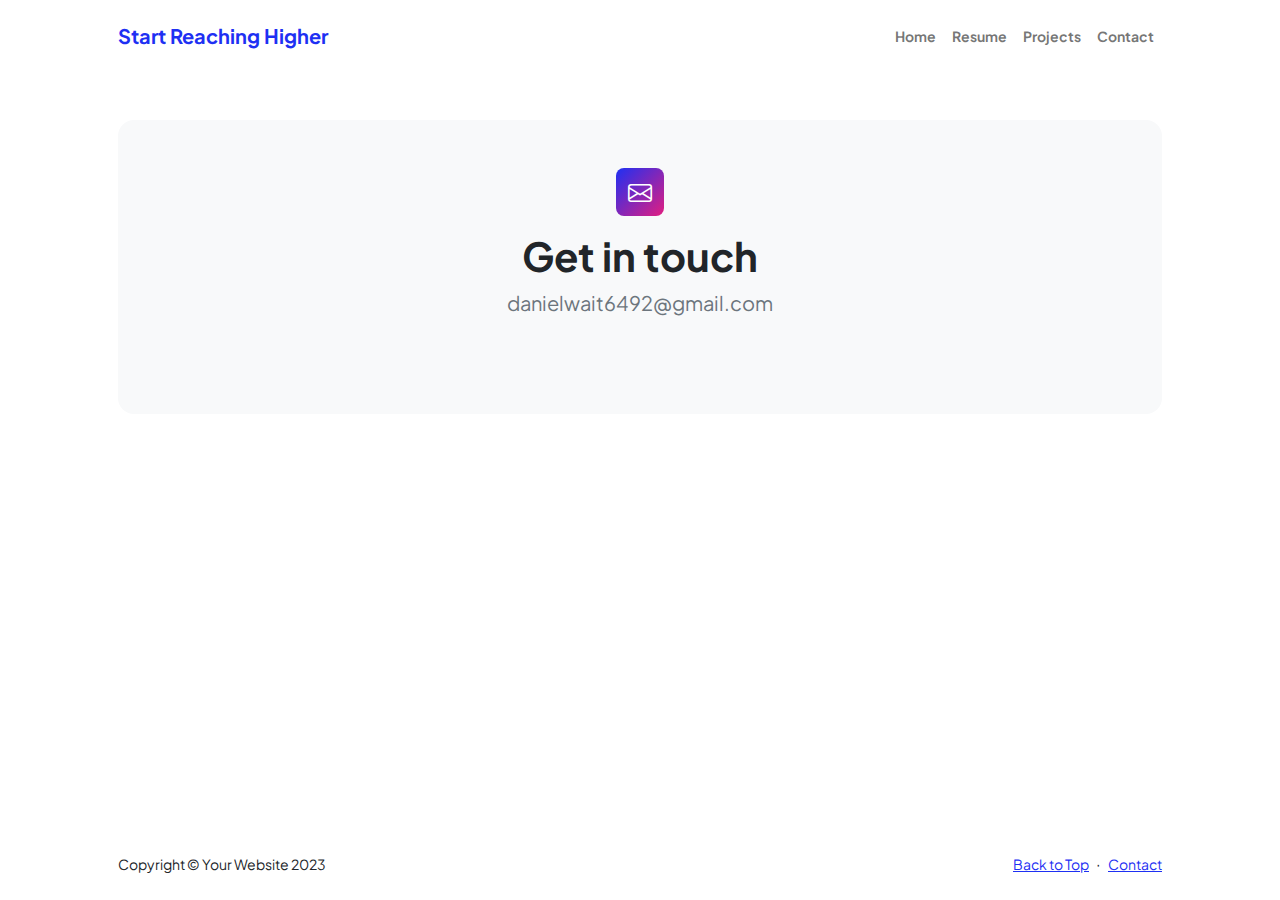
<file: contact.html>
<!DOCTYPE html>
<html lang="en">
    <head>
        <meta charset="utf-8" />
        <meta name="viewport" content="width=device-width, initial-scale=1, shrink-to-fit=no" />
        <meta name="description" content />
        <meta name="author" content />
        <title>Daniel Wait - Contact</title>
        <!-- Favicon-->
        <link rel="icon" type="image/x-icon" href="assets/logo.png" />
        <!-- Custom Google font-->
        <link rel="preconnect" href="https://fonts.googleapis.com" />
        <link rel="preconnect" href="https://fonts.gstatic.com" crossorigin />
        <link href="https://fonts.googleapis.com/css2?family=Plus+Jakarta+Sans:wght@100;200;300;400;500;600;700;800;900&amp;display=swap" rel="stylesheet" />
        <!-- Bootstrap icons-->
        <link href="https://cdn.jsdelivr.net/npm/bootstrap-icons@1.8.1/font/bootstrap-icons.css" rel="stylesheet" />
        <!-- Core theme CSS (includes Bootstrap)-->
        <link href="css/styles.css" rel="stylesheet" />
    </head>
    <body class="d-flex flex-column">
        <main class="flex-shrink-0">
            <!-- Navigation-->
            <nav class="navbar navbar-expand-lg navbar-light bg-white py-3">
                <div class="container px-5">
                    <a class="navbar-brand" href="index.html"><span class="fw-bolder text-primary">Start Reaching Higher</span></a>
                    <button class="navbar-toggler" type="button" data-bs-toggle="collapse" data-bs-target="#navbarSupportedContent" aria-controls="navbarSupportedContent" aria-expanded="false" aria-label="Toggle navigation"><span class="navbar-toggler-icon"></span></button>
                    <div class="collapse navbar-collapse" id="navbarSupportedContent">
                        <ul class="navbar-nav ms-auto mb-2 mb-lg-0 small fw-bolder">
                            <li class="nav-item"><a class="nav-link" href="index.html">Home</a></li>
                            <li class="nav-item"><a class="nav-link" href="resume.html">Resume</a></li>
                            <li class="nav-item"><a class="nav-link" href="projects.html">Projects</a></li>
                            <li class="nav-item"><a class="nav-link" href="contact.html">Contact</a></li>
                        </ul>
                    </div>
                </div>
            </nav>
            <!-- Page content-->
            <section class="py-5">
                <div class="container px-5">
                    <!-- Contact form-->
                    <div class="bg-light rounded-4 py-5 px-4 px-md-5">
                        <div class="text-center mb-5">
                            <div class="feature bg-primary bg-gradient-primary-to-secondary text-white rounded-3 mb-3"><i class="bi bi-envelope"></i></div>
                            <h1 class="fw-bolder">Get in touch</h1>
                            <p class="lead fw-normal text-muted mb-0">danielwait6492@gmail.com</p>
                            </div>
                        </div>
                    </div>
                </div>
            </section>
        </main>
        <!-- Footer-->
        <footer class="bg-white py-4 mt-auto">
            <div class="container px-5">
                <div class="row align-items-center justify-content-between flex-column flex-sm-row">
                    <div class="col-auto"><div class="small m-0">Copyright &copy; Your Website 2023</div></div>
                    <div class="col-auto">
                        <a class="small" href="#top">Back to Top</a>
                        <span class="mx-1">&middot;</span>
                        <a class="small" href="contact.html">Contact</a>
                    </div>
                </div>
            </div>
        </footer>
        <!-- Bootstrap core JS-->
        <script src="https://cdn.jsdelivr.net/npm/bootstrap@5.2.3/dist/js/bootstrap.bundle.min.js"></script>
        <!-- Core theme JS-->
        <script src="js/scripts.js"></script>
        <!-- * * * * * * * * * * * * * * * * * * * * * * * * * * * * * * * * * * * * * * * *-->
        <!-- * *                               SB Forms JS                               * *-->
        <!-- * * Activate your form at https://startbootstrap.com/solution/contact-forms * *-->
        <!-- * * * * * * * * * * * * * * * * * * * * * * * * * * * * * * * * * * * * * * * *-->
        <script src="https://cdn.startbootstrap.com/sb-forms-latest.js"></script>
    </body>
</html>
</file>
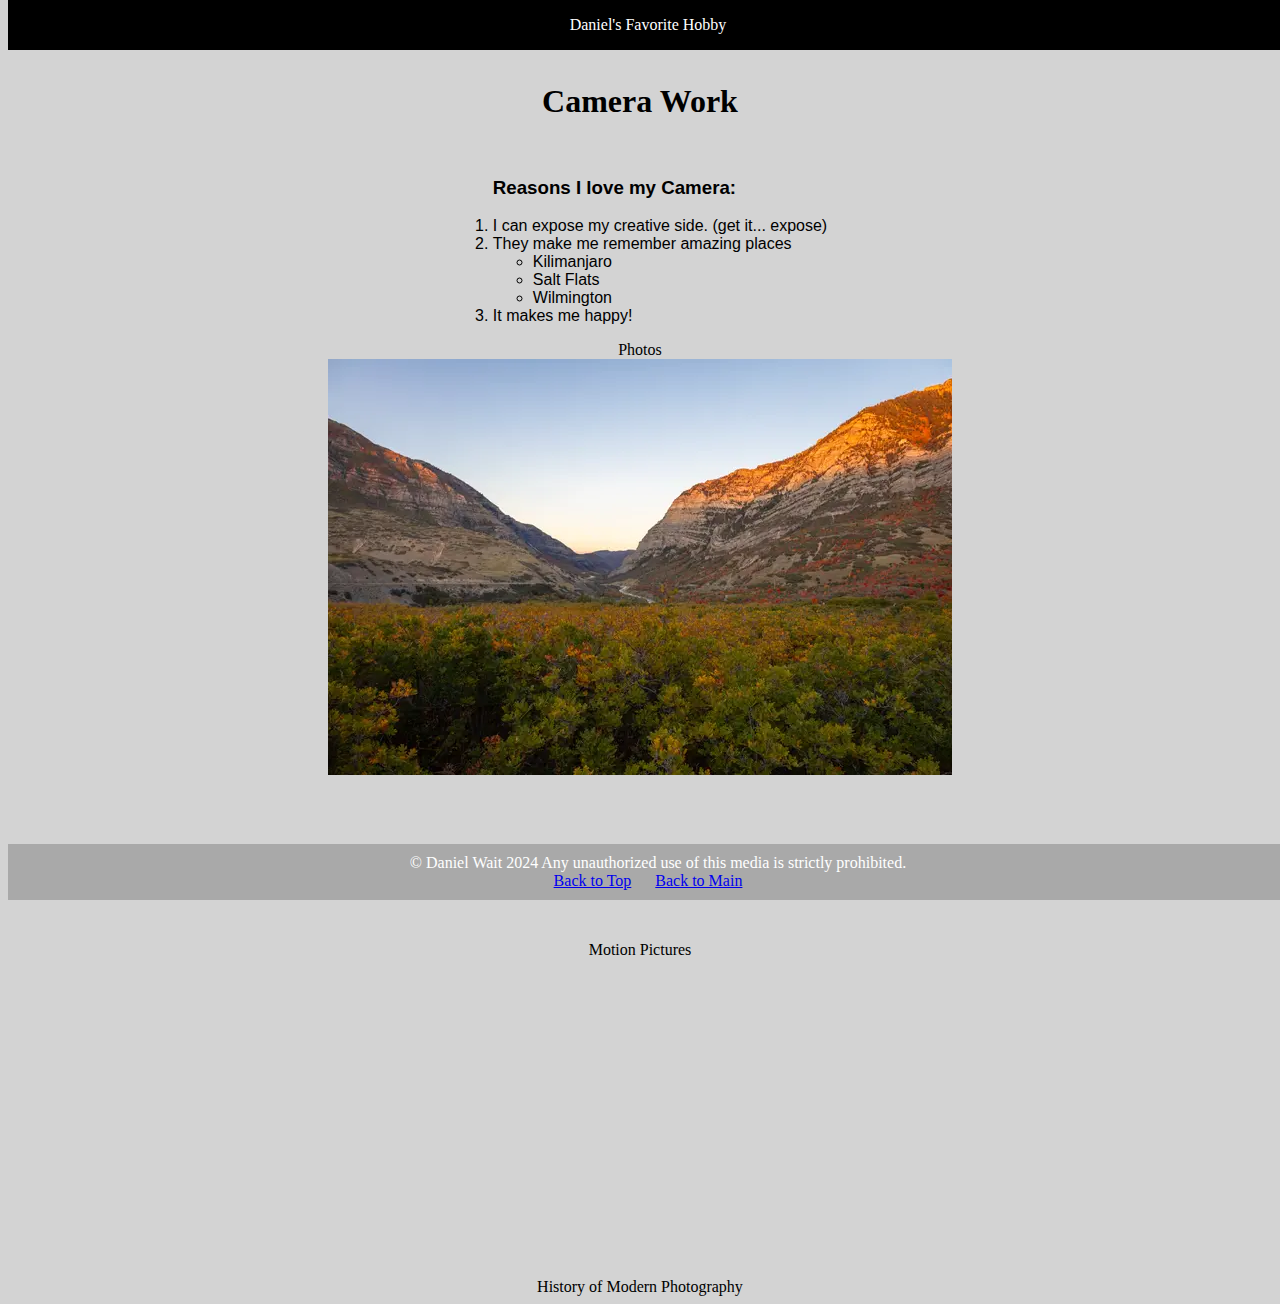
<file: myPage.html>
<!DOCTYPE html>
<html lang="en">
<head>
    <meta charset="UTF-8">
    <meta name="viewport" content="width=device-width, initial-scale=1.0">
    <link rel="stylesheet" type="text/css" href="css/myStyles.css">
    <style> body {
        background-color: lightgray; /* Background color for the entire page */
        text-align: center;
        
      }</style>
    <title>Favorite Pictures</title>
    <br><br><br>
</head>
<body>
    <div class="header">Daniel's Favorite Hobby</div>
        <h1>Camera Work</h1>
    <div>  
        <ol>
            <H3>Reasons I love my Camera:</H3>
            <li>I can expose my creative side. (get it... expose)</li>
            <li>They make me remember amazing places
              <ul>
                <li>Kilimanjaro</li>
                <li>Salt Flats</li>
                <li>Wilmington</li>
              </ul>
            </li>
            <li>It makes me happy!</li>
        </ol>
    </div> 
    <div class="mainbody photos">Photos</div>
        <img src="assets/landscape.jpg" alt="Landscape of Provo Canyon">
    <br><br><br><br><br><br><br><br><br><br>
    <!-- video of Drive Fast (embedded video) -->
    <div class="mainbody video">Motion Pictures</div>
        <iframe width="560" height="315" src="https://www.youtube.com/embed/B19rqKMjJbY?si=U-fZpbvnuwxXo1O7" title="YouTube video player" frameborder="0" allow="accelerometer; autoplay; clipboard-write; encrypted-media; gyroscope; picture-in-picture; web-share" referrerpolicy="strict-origin-when-cross-origin" allowfullscreen></iframe>
    <div class="mainbody tableau">History of Modern Photography</div>
        <div class='tableauPlaceholder' id='viz1713199540748' style='position: relative'><noscript><a href='https:&#47;&#47;juditbekker.com'><img alt='History of modern photography ' src='https:&#47;&#47;public.tableau.com&#47;static&#47;images&#47;Th&#47;Thehistoryofmodernphotography&#47;Historyofmodernphotography&#47;1_rss.png' style='border: none' /></a></noscript><object class='tableauViz'  style='display:none;'><param name='host_url' value='https%3A%2F%2Fpublic.tableau.com%2F' /> <param name='embed_code_version' value='3' /> <param name='site_root' value='' /><param name='name' value='Thehistoryofmodernphotography&#47;Historyofmodernphotography' /><param name='tabs' value='no' /><param name='toolbar' value='yes' /><param name='static_image' value='https:&#47;&#47;public.tableau.com&#47;static&#47;images&#47;Th&#47;Thehistoryofmodernphotography&#47;Historyofmodernphotography&#47;1.png' /> <param name='animate_transition' value='yes' /><param name='display_static_image' value='yes' /><param name='display_spinner' value='yes' /><param name='display_overlay' value='yes' /><param name='display_count' value='yes' /><param name='language' value='en-US' /></object></div>                <script type='text/javascript'>                    var divElement = document.getElementById('viz1713199540748');                    var vizElement = divElement.getElementsByTagName('object')[0];                    vizElement.style.width='1260px';vizElement.style.height='1287px';                    var scriptElement = document.createElement('script');                    scriptElement.src = 'https://public.tableau.com/javascripts/api/viz_v1.js';                    vizElement.parentNode.insertBefore(scriptElement, vizElement);                </script>
    </div>
    <div class="footer">
        &copy Daniel Wait 2024  Any unauthorized use of this media is strictly prohibited. 
        <br>
        <a class="small" href="#top">Back to Top</a>
        <a class="small" href="index.html">Back to Main</a>
    </div>
</body>
</html>
</file>
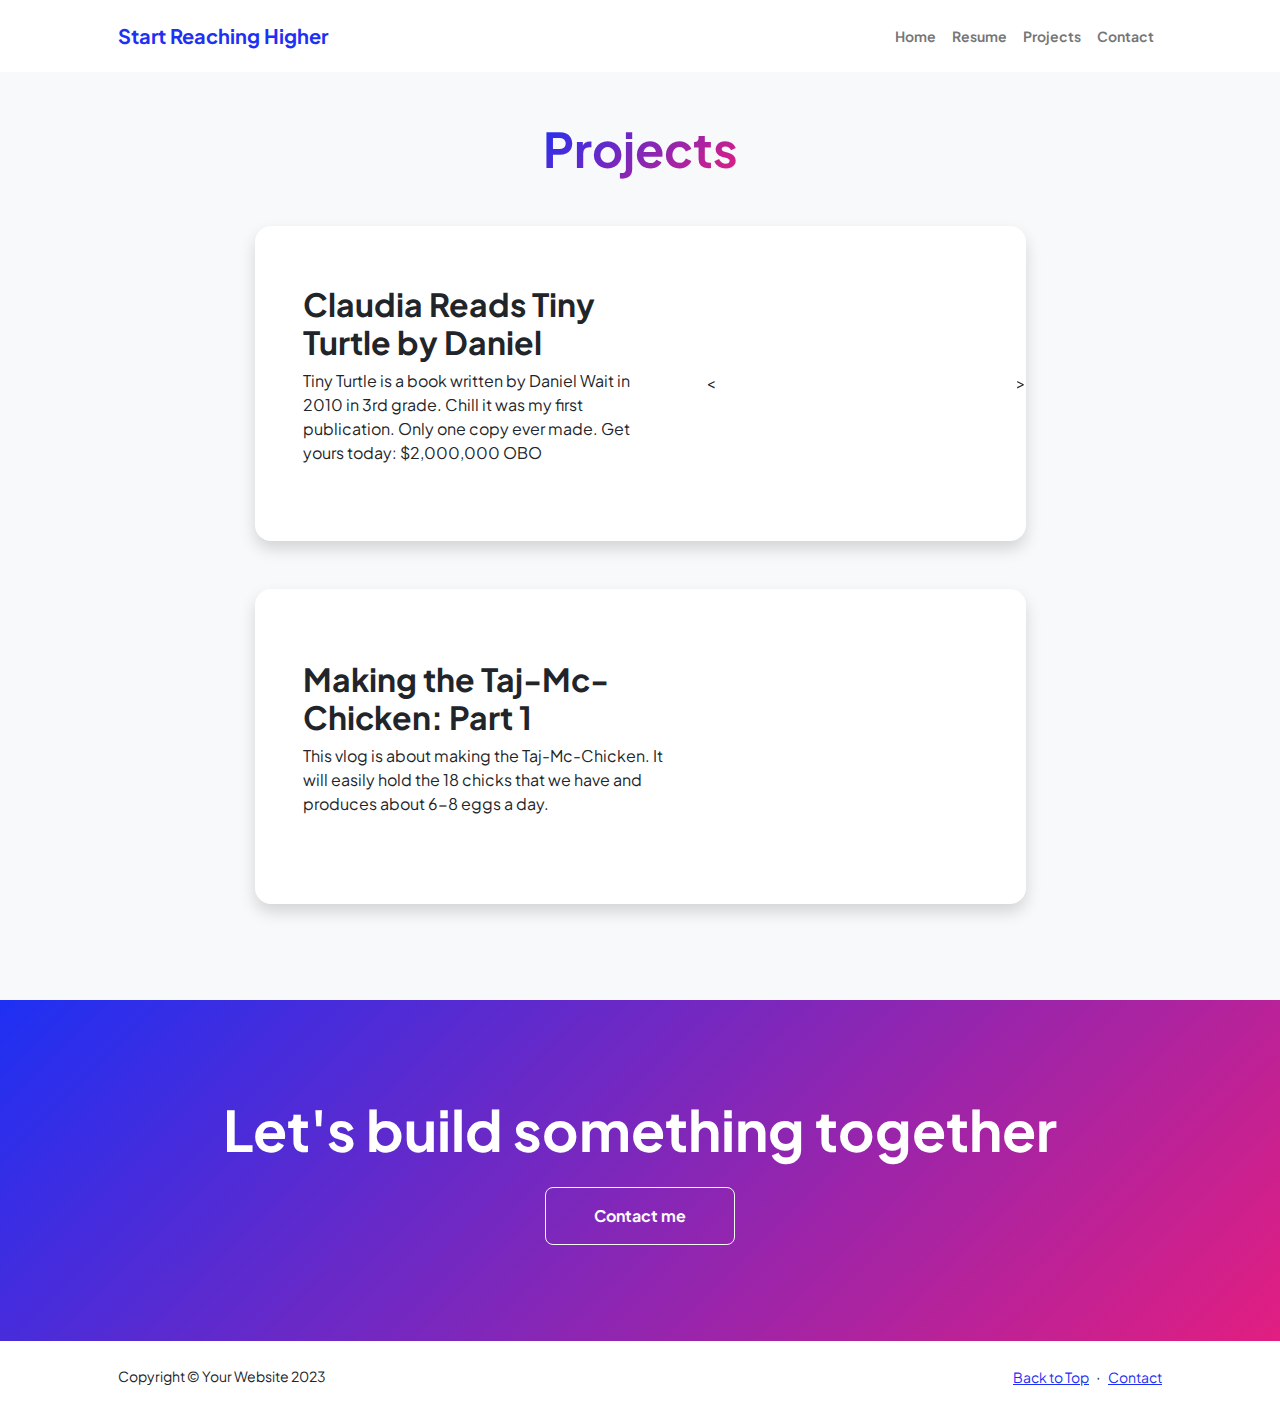
<file: projects.html>
<!DOCTYPE html>
<html lang="en">
    <head>
        <meta charset="utf-8" />
        <meta name="viewport" content="width=device-width, initial-scale=1, shrink-to-fit=no" />
        <meta name="description" content="" />
        <meta name="author" content="" />
        <title>Daniel Wait - Projects</title>
        <!-- Favicon-->
        <link rel="icon" type="image/x-icon" href="assets/logo.png" />
        <!-- Custom Google font-->
        <link rel="preconnect" href="https://fonts.googleapis.com" />
        <link rel="preconnect" href="https://fonts.gstatic.com" crossorigin />
        <link href="https://fonts.googleapis.com/css2?family=Plus+Jakarta+Sans:wght@100;200;300;400;500;600;700;800;900&amp;display=swap" rel="stylesheet" />
        <!-- Bootstrap icons-->
        <link href="https://cdn.jsdelivr.net/npm/bootstrap-icons@1.8.1/font/bootstrap-icons.css" rel="stylesheet" />
        <!-- Core theme CSS (includes Bootstrap)-->
        <link href="css/styles.css" rel="stylesheet" />
    </head>
    <body class="d-flex flex-column h-100 bg-light">
        <main class="flex-shrink-0">
            <!-- Navigation-->
            <nav class="navbar navbar-expand-lg navbar-light bg-white py-3">
                <div class="container px-5">
                    <a class="navbar-brand" href="index.html"><span class="fw-bolder text-primary">Start Reaching Higher</span></a>
                    <button class="navbar-toggler" type="button" data-bs-toggle="collapse" data-bs-target="#navbarSupportedContent" aria-controls="navbarSupportedContent" aria-expanded="false" aria-label="Toggle navigation"><span class="navbar-toggler-icon"></span></button>
                    <div class="collapse navbar-collapse" id="navbarSupportedContent">
                        <ul class="navbar-nav ms-auto mb-2 mb-lg-0 small fw-bolder">
                            <li class="nav-item"><a class="nav-link" href="index.html">Home</a></li>
                            <li class="nav-item"><a class="nav-link" href="resume.html">Resume</a></li>
                            <li class="nav-item"><a class="nav-link" href="projects.html">Projects</a></li>
                            <li class="nav-item"><a class="nav-link" href="contact.html">Contact</a></li>
                        </ul>
                    </div>
                </div>
            </nav>
            <!-- Projects Section-->
            <section class="py-5">
                <div class="container px-5 mb-5">
                    <div class="text-center mb-5">
                        <h1 class="display-5 fw-bolder mb-0"><span class="text-gradient d-inline">Projects</span></h1>
                    </div>
                    <div class="row gx-5 justify-content-center">
                        <div class="col-lg-11 col-xl-9 col-xxl-8">
                            <!-- Project Card 1-->
                            <div class="card overflow-hidden shadow rounded-4 border-0 mb-5">
                                <div class="card-body p-0">
                                    <div class="d-flex align-items-center">
                                        <div class="p-5">
                                            <h2 class="fw-bolder">Claudia Reads Tiny Turtle by Daniel</h2>
                                            <p>Tiny Turtle is a book written by Daniel Wait in 2010 in 3rd grade. Chill it was my first publication. Only one copy ever made. Get yours today: $2,000,000 OBO</p>
                                        </div>
                                        <<iframe width="560" height="315" src="https://www.youtube.com/embed/VLDgn9suEs0?si=nJFDYK0aG1PCQefi" title="YouTube video player" frameborder="0" allow="accelerometer; autoplay; clipboard-write; encrypted-media; gyroscope; picture-in-picture; web-share" referrerpolicy="strict-origin-when-cross-origin" allowfullscreen></iframe>>
                                    </div>
                                </div>
                            </div>
                            <!-- Project Card 2-->
                            <div class="card overflow-hidden shadow rounded-4 border-0">
                                <div class="card-body p-0">
                                    <div class="d-flex align-items-center">
                                        <div class="p-5">
                                            <h2 class="fw-bolder">Making the Taj-Mc-Chicken: Part 1</h2>
                                            <p>This vlog is about making the Taj-Mc-Chicken. It will easily hold the 18 chicks that we have and produces about 6-8 eggs a day.</p>
                                        </div>
                                        <iframe width="560" height="315" src="https://www.youtube.com/embed/UPgpXxWgHUE?si=Te6_a0FA9pxeeioX" title="YouTube video player" frameborder="0" allow="accelerometer; autoplay; clipboard-write; encrypted-media; gyroscope; picture-in-picture; web-share" referrerpolicy="strict-origin-when-cross-origin" allowfullscreen></iframe>
                                    </div>
                                </div>
                            </div>
                        </div>
                    </div>
                </div>
            </section>
            <!-- Call to action section-->
            <section class="py-5 bg-gradient-primary-to-secondary text-white">
                <div class="container px-5 my-5">
                    <div class="text-center">
                        <h2 class="display-4 fw-bolder mb-4">Let's build something together</h2>
                        <a class="btn btn-outline-light btn-lg px-5 py-3 fs-6 fw-bolder" href="contact.html">Contact me</a>
                    </div>
                </div>
            </section>
        </main>
        <!-- Footer-->
        <footer class="bg-white py-4 mt-auto">
            <div class="container px-5">
                <div class="row align-items-center justify-content-between flex-column flex-sm-row">
                    <div class="col-auto"><div class="small m-0">Copyright &copy; Your Website 2023</div></div>
                    <div class="col-auto">
                        <a class="small" href="#top">Back to Top</a>
                        <span class="mx-1">&middot;</span>
                        <a class="small" href="contact.html">Contact</a>
                    </div>
                </div>
            </div>
        </footer>
        <!-- Bootstrap core JS-->
        <script src="https://cdn.jsdelivr.net/npm/bootstrap@5.2.3/dist/js/bootstrap.bundle.min.js"></script>
        <!-- Core theme JS-->
        <script src="js/scripts.js"></script>
    </body>
</html>
</file>
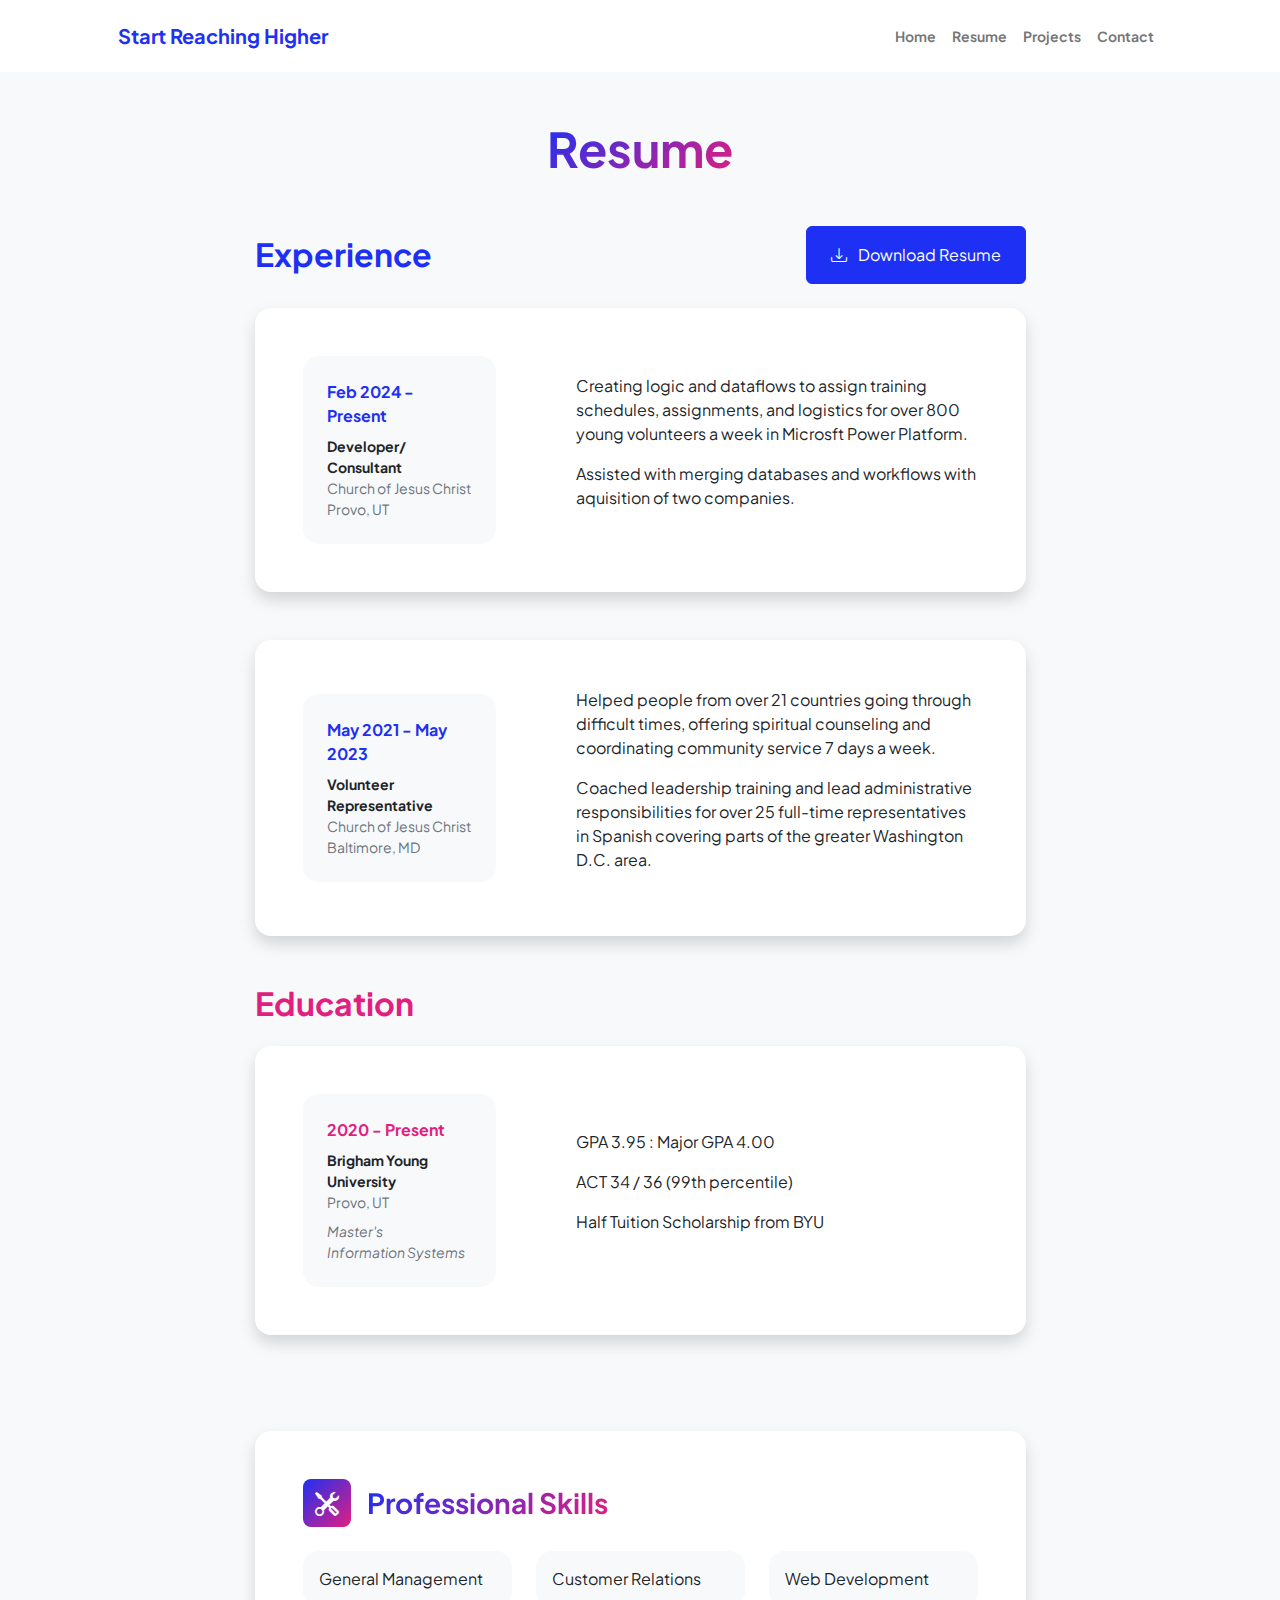
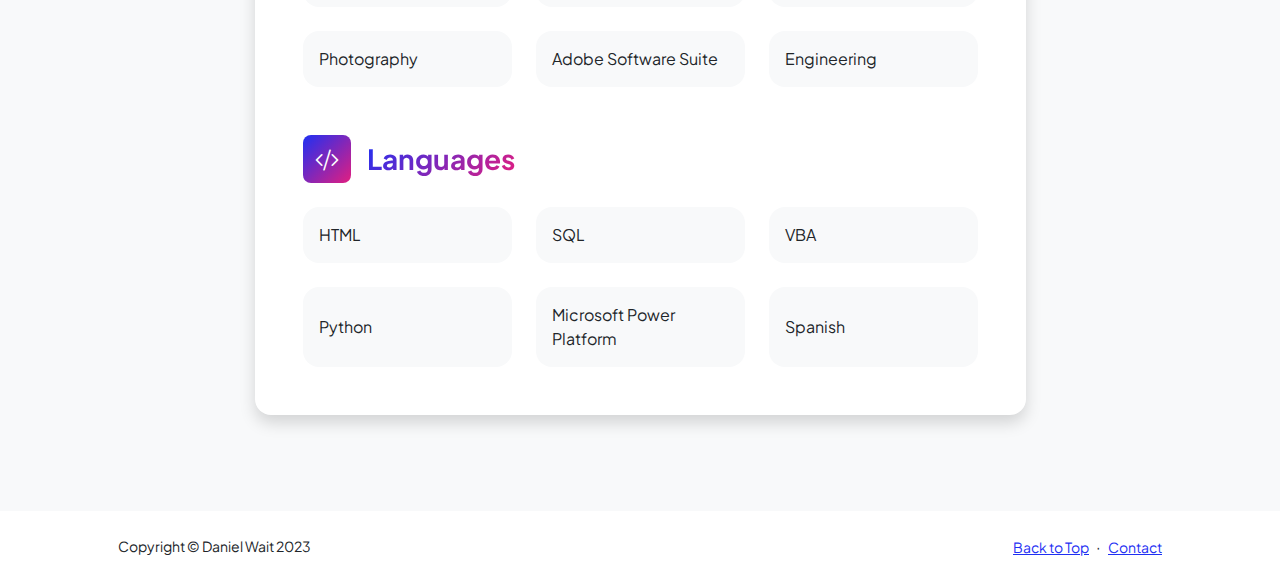
<file: resume.html>
<!DOCTYPE html>
<html lang="en">
    <head>
        <meta charset="utf-8" />
        <meta name="viewport" content="width=device-width, initial-scale=1, shrink-to-fit=no" />
        <meta name="description" content="" />
        <meta name="author" content="" />
        <title>Daniel Wait - Resume</title>
        <!-- Favicon-->
        <link rel="icon" type="image/x-icon" href="assets/logo.png" />
        <!-- Custom Google font-->
        <link rel="preconnect" href="https://fonts.googleapis.com" />
        <link rel="preconnect" href="https://fonts.gstatic.com" crossorigin />
        <link href="https://fonts.googleapis.com/css2?family=Plus+Jakarta+Sans:wght@100;200;300;400;500;600;700;800;900&amp;display=swap" rel="stylesheet" />
        <!-- Bootstrap icons-->
        <link href="https://cdn.jsdelivr.net/npm/bootstrap-icons@1.8.1/font/bootstrap-icons.css" rel="stylesheet" />
        <!-- Core theme CSS (includes Bootstrap)-->
        <link href="css/styles.css" rel="stylesheet" />
    </head>
    <body class="d-flex flex-column h-100 bg-light">
        <main class="flex-shrink-0">
            <!-- Navigation-->
            <nav class="navbar navbar-expand-lg navbar-light bg-white py-3">
                <div class="container px-5">
                    <a class="navbar-brand" href="index.html"><span class="fw-bolder text-primary">Start Reaching Higher</span></a>
                    <button class="navbar-toggler" type="button" data-bs-toggle="collapse" data-bs-target="#navbarSupportedContent" aria-controls="navbarSupportedContent" aria-expanded="false" aria-label="Toggle navigation"><span class="navbar-toggler-icon"></span></button>
                    <div class="collapse navbar-collapse" id="navbarSupportedContent">
                        <ul class="navbar-nav ms-auto mb-2 mb-lg-0 small fw-bolder">
                            <li class="nav-item"><a class="nav-link" href="index.html">Home</a></li>
                            <li class="nav-item"><a class="nav-link" href="resume.html">Resume</a></li>
                            <li class="nav-item"><a class="nav-link" href="projects.html">Projects</a></li>
                            <li class="nav-item"><a class="nav-link" href="contact.html">Contact</a></li>
                        </ul>
                    </div>
                </div>
            </nav>
            <!-- Page Content-->
            <div class="container px-5 my-5">
                <div class="text-center mb-5">
                    <h1 class="display-5 fw-bolder mb-0"><span class="text-gradient d-inline">Resume</span></h1>
                </div>
                <div class="row gx-5 justify-content-center">
                    <div class="col-lg-11 col-xl-9 col-xxl-8">
                        <!-- Experience Section-->
                        <section>
                            <div class="d-flex align-items-center justify-content-between mb-4">
                                <h2 class="text-primary fw-bolder mb-0">Experience</h2>
                                <!-- Download resume button-->
                                <!-- Note: Set the link href target to a PDF file within your project-->
                                <a class="btn btn-primary px-4 py-3" href="https://byu-my.sharepoint.com/:w:/g/personal/wait2_byu_edu/Eb5L8SJN_GNIuOsch6MkJHEBgCnL9FFnUcraojgMcmL6Ow?e=zt2H7c">
                                    <div class="d-inline-block bi bi-download me-2"></div>
                                    Download Resume
                                </a>
                            </div>
                            <!-- Experience Card 1-->
                            <div class="card shadow border-0 rounded-4 mb-5">
                                <div class="card-body p-5">
                                    <div class="row align-items-center gx-5">
                                        <div class="col text-center text-lg-start mb-4 mb-lg-0">
                                            <div class="bg-light p-4 rounded-4">
                                                <div class="text-primary fw-bolder mb-2">Feb 2024 - Present</div>
                                                <div class="small fw-bolder">Developer/ Consultant</div>
                                                <div class="small text-muted">Church of Jesus Christ</div>
                                                <div class="small text-muted">Provo, UT</div>
                                            </div>
                                        </div>
                                        <div class="col-lg-8"><div>
                                            <ul>Creating logic and dataflows to assign training schedules, assignments, and logistics for over 800 young volunteers a week in Microsft Power Platform. </ul>
                                            <ul>Assisted with merging databases and workflows with aquisition of two companies. </ul>
                                        </div></div>
                                    </div>
                                </div>
                            </div>
                            <!-- Experience Card 2-->
                            <div class="card shadow border-0 rounded-4 mb-5">
                                <div class="card-body p-5">
                                    <div class="row align-items-center gx-5">
                                        <div class="col text-center text-lg-start mb-4 mb-lg-0">
                                            <div class="bg-light p-4 rounded-4">
                                                <div class="text-primary fw-bolder mb-2">May 2021 - May 2023</div>
                                                <div class="small fw-bolder">Volunteer Representative</div>
                                                <div class="small text-muted">Church of Jesus Christ</div>
                                                <div class="small text-muted">Baltimore, MD</div>
                                            </div>
                                        </div>
                                        <div class="col-lg-8">
                                            <ul>Helped people from over 21 countries going through difficult times, offering spiritual counseling and coordinating community service 7 days a week.</ul>
                                            <ul>Coached leadership training and lead administrative responsibilities for over 25 full-time representatives in Spanish covering parts of the greater Washington D.C. area.</ul>
                                    </div>
                                </div>
                            </div>
                        </section>
                        <!-- Education Section-->
                        <section>
                            <h2 class="text-secondary fw-bolder mb-4">Education</h2>
                            <!-- Education Card 1-->
                            <div class="card shadow border-0 rounded-4 mb-5">
                                <div class="card-body p-5">
                                    <div class="row align-items-center gx-5">
                                        <div class="col text-center text-lg-start mb-4 mb-lg-0">
                                            <div class="bg-light p-4 rounded-4">
                                                <div class="text-secondary fw-bolder mb-2">2020 - Present</div>
                                                <div class="mb-2">
                                                    <div class="small fw-bolder">Brigham Young University</div>
                                                    <div class="small text-muted">Provo, UT</div>
                                                </div>
                                                <div class="fst-italic">
                                                    <div class="small text-muted">Master's</div>
                                                    <div class="small text-muted">Information Systems</div>
                                                </div>
                                            </div>
                                        </div>
                                        <div class="col-lg-8"><div>
                                            <ul>GPA 3.95 : Major GPA 4.00</ul>
                                            <ul>ACT 34 / 36 (99th percentile)</ul>
                                            <ul>Half Tuition Scholarship from BYU</ul></div>
                                        </div>
                                    </div>
                                </div>
                            </div>
                        </section>
                        <!-- Divider-->
                        <div class="pb-5"></div>
                        <!-- Skills Section-->
                        <section>
                            <!-- Skillset Card-->
                            <div class="card shadow border-0 rounded-4 mb-5">
                                <div class="card-body p-5">
                                    <!-- Professional skills list-->
                                    <div class="mb-5">
                                        <div class="d-flex align-items-center mb-4">
                                            <div class="feature bg-primary bg-gradient-primary-to-secondary text-white rounded-3 me-3"><i class="bi bi-tools"></i></div>
                                            <h3 class="fw-bolder mb-0"><span class="text-gradient d-inline">Professional Skills</span></h3>
                                        </div>
                                        <div class="row row-cols-1 row-cols-md-3 mb-4">
                                            <div class="col mb-4 mb-md-0"><div class="d-flex align-items-center bg-light rounded-4 p-3 h-100">General Management</div></div>
                                            <div class="col mb-4 mb-md-0"><div class="d-flex align-items-center bg-light rounded-4 p-3 h-100">Customer Relations</div></div>
                                            <div class="col"><div class="d-flex align-items-center bg-light rounded-4 p-3 h-100">Web Development</div></div>
                                        </div>
                                        <div class="row row-cols-1 row-cols-md-3">
                                            <div class="col mb-4 mb-md-0"><div class="d-flex align-items-center bg-light rounded-4 p-3 h-100">Photography</div></div>
                                            <div class="col mb-4 mb-md-0"><div class="d-flex align-items-center bg-light rounded-4 p-3 h-100">Adobe Software Suite</div></div>
                                            <div class="col"><div class="d-flex align-items-center bg-light rounded-4 p-3 h-100">Engineering</div></div>
                                        </div>
                                    </div>
                                    <!-- Languages list-->
                                    <div class="mb-0">
                                        <div class="d-flex align-items-center mb-4">
                                            <div class="feature bg-primary bg-gradient-primary-to-secondary text-white rounded-3 me-3"><i class="bi bi-code-slash"></i></div>
                                            <h3 class="fw-bolder mb-0"><span class="text-gradient d-inline">Languages</span></h3>
                                        </div>
                                        <div class="row row-cols-1 row-cols-md-3 mb-4">
                                            <div class="col mb-4 mb-md-0"><div class="d-flex align-items-center bg-light rounded-4 p-3 h-100">HTML</div></div>
                                            <div class="col mb-4 mb-md-0"><div class="d-flex align-items-center bg-light rounded-4 p-3 h-100">SQL</div></div>
                                            <div class="col"><div class="d-flex align-items-center bg-light rounded-4 p-3 h-100">VBA</div></div>
                                        </div>
                                        <div class="row row-cols-1 row-cols-md-3">
                                            <div class="col mb-4 mb-md-0"><div class="d-flex align-items-center bg-light rounded-4 p-3 h-100">Python</div></div>
                                            <div class="col mb-4 mb-md-0"><div class="d-flex align-items-center bg-light rounded-4 p-3 h-100">Microsoft Power Platform</div></div>
                                            <div class="col"><div class="d-flex align-items-center bg-light rounded-4 p-3 h-100">Spanish</div></div>
                                        </div>
                                    </div>
                                </div>
                            </div>
                        </section>
                    </div>
                </div>
            </div>
        </main>
        <!-- Footer-->
        <footer class="bg-white py-4 mt-auto">
            <div class="container px-5">
                <div class="row align-items-center justify-content-between flex-column flex-sm-row">
                    <div class="col-auto"><div class="small m-0">Copyright &copy; Daniel Wait 2023</div></div>
                    <div class="col-auto">
                        <a class="small" href="#top">Back to Top</a>
                        <span class="mx-1">&middot;</span>
                        <a class="small" href="contact.html">Contact</a>
                    </div>
                </div>
            </div>
        </footer>
        <!-- Bootstrap core JS-->
        <script src="https://cdn.jsdelivr.net/npm/bootstrap@5.2.3/dist/js/bootstrap.bundle.min.js"></script>
        <!-- Core theme JS-->
        <script src="js/scripts.js"></script>
    </body>
</html>
</file>
<file: css/myStyles.css>
p{
    color:  rgb(28, 14, 14);
}

.footer{
    position: fixed; 
    bottom: 0;
    width: 100%;
    background-color:darkgrey; 
    color: #fff; 
    text-align: center; 
    padding: 10px;
}

ul{
    text-align: left;
}
ol{
   text-align: left;
   display: inline-block;
   font-family: 'Franklin Gothic Medium', 'Arial Narrow', Arial, sans-serif;
}

.small {
    margin-right: 20px;
    text-align: center;
}

.header{
    position: fixed; 
    top: 0;
    width: 100%;
    color: white;
    background-color: black;
    line-height: 50px;
}
</file>
